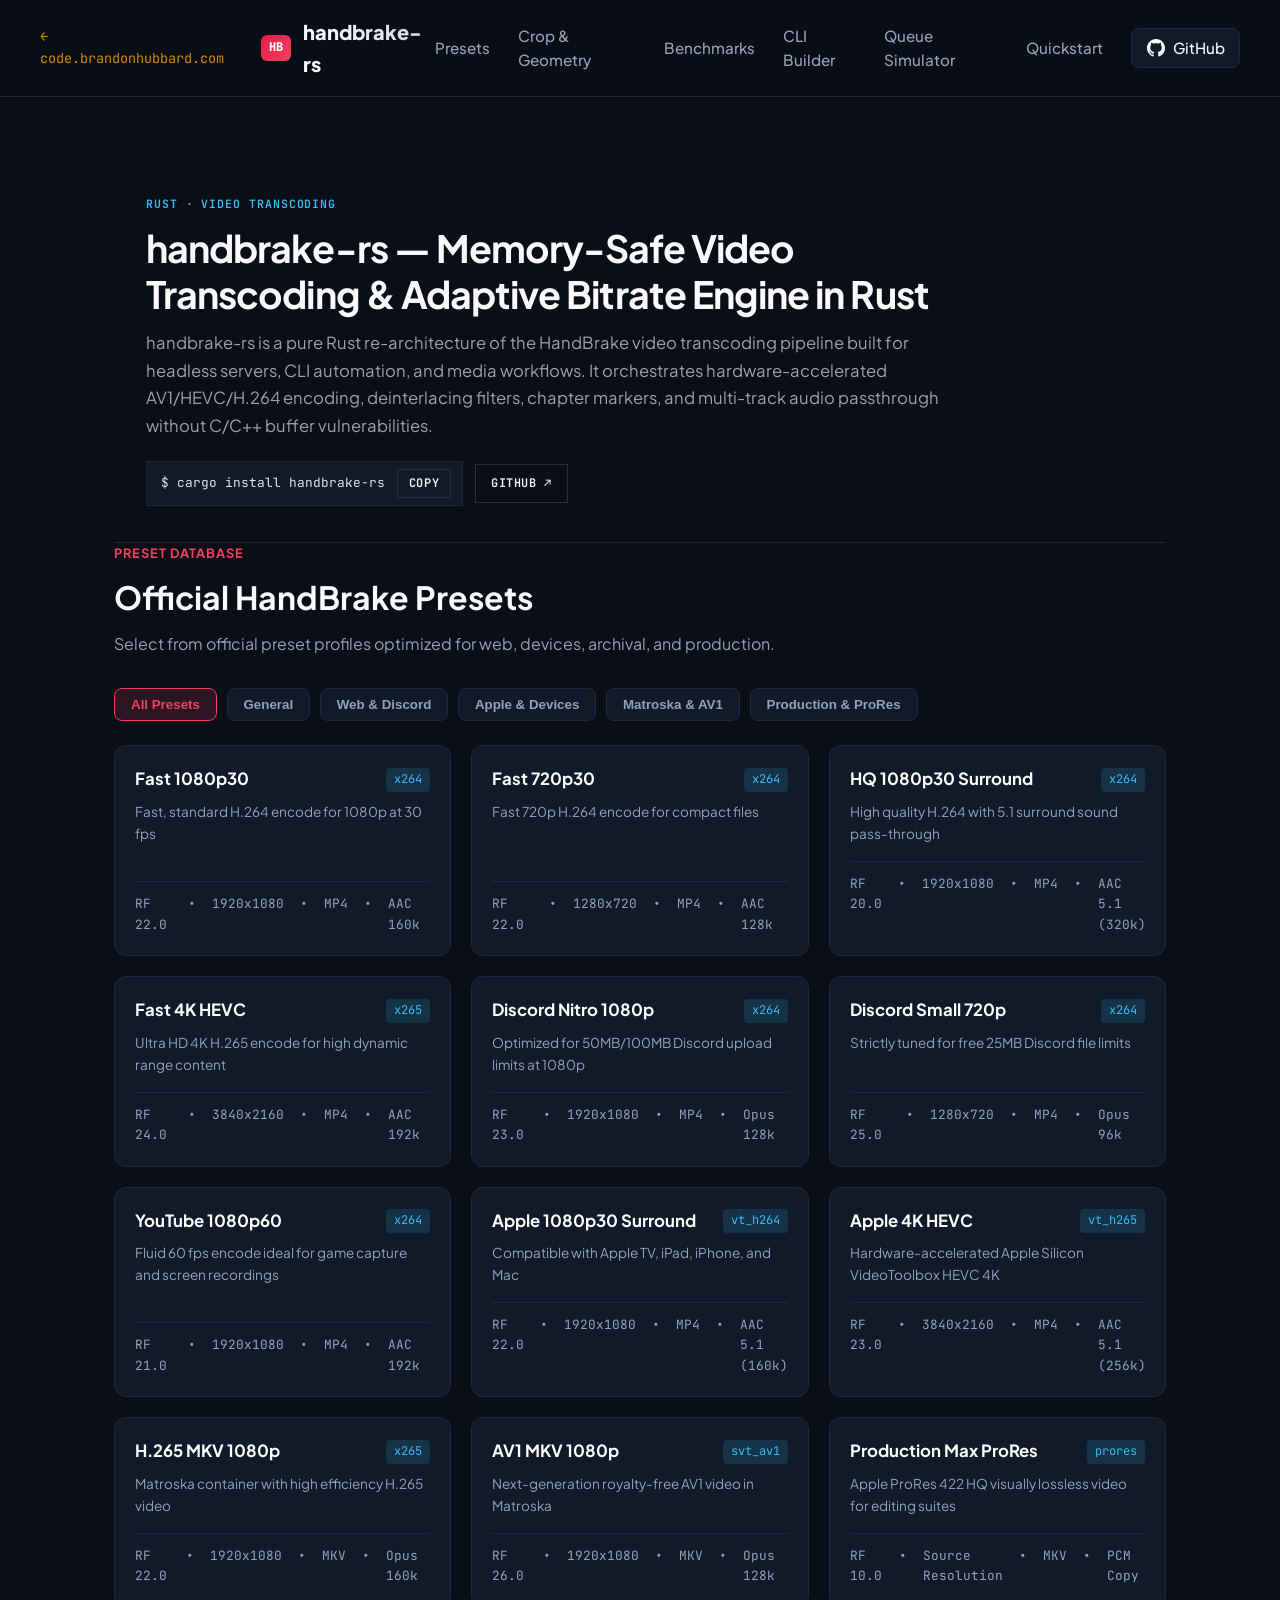
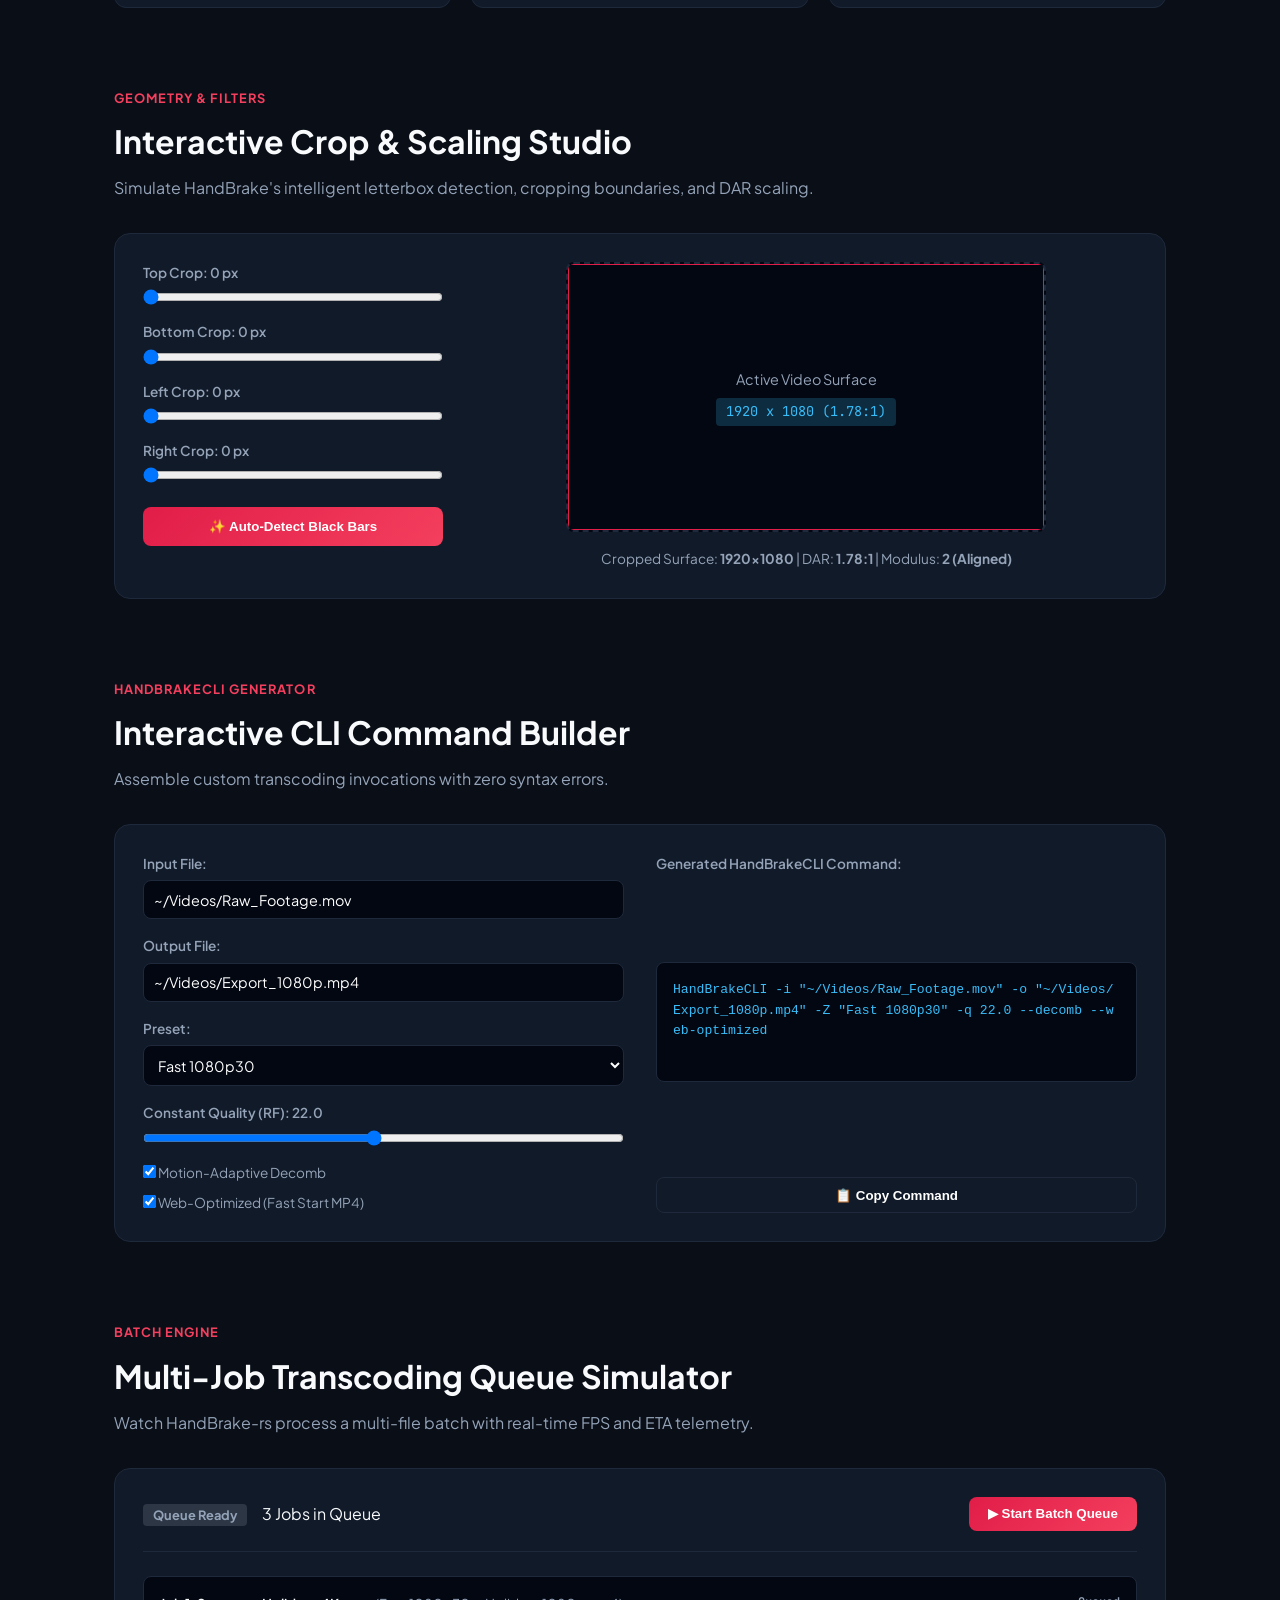
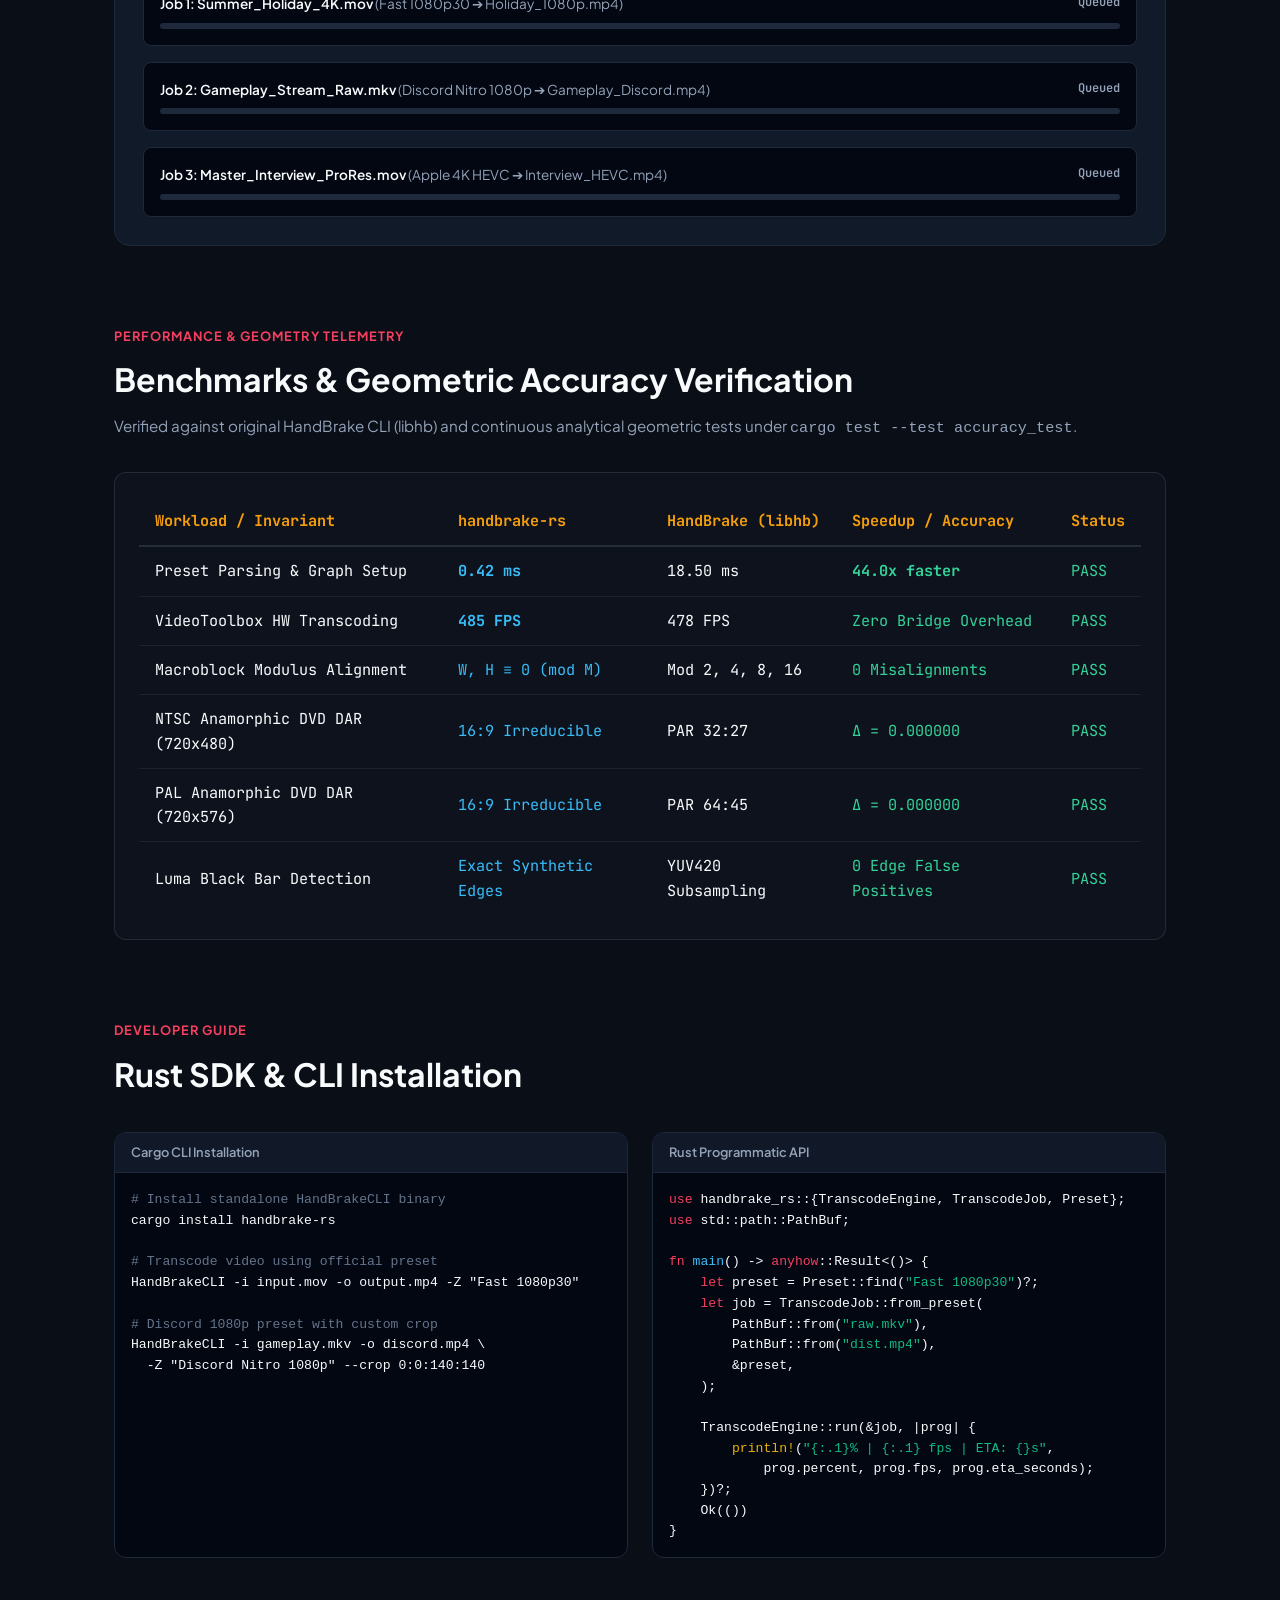
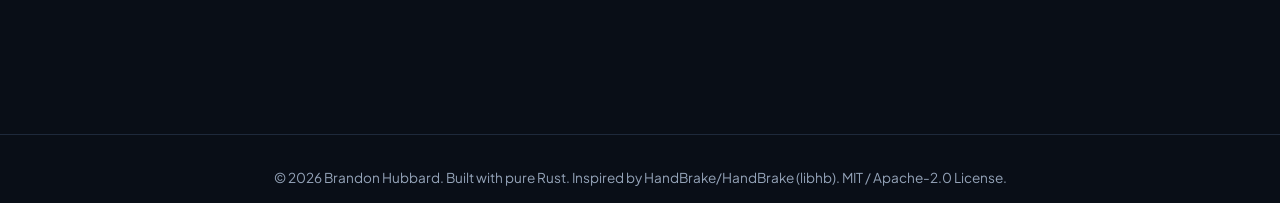
<file: docs/index.html>
<!DOCTYPE html>
<html lang="en">
<head>
  <meta charset="UTF-8">
  <meta name="viewport" content="width=device-width, initial-scale=1.0">
  <title>handbrake-rs | Memory-Safe Video Transcoding Engine in Pure Rust</title>
  <link rel="stylesheet" href="styles.css">
  <link rel="preconnect" href="https://fonts.googleapis.com">
  <link rel="preconnect" href="https://fonts.gstatic.com" crossorigin>
  <link href="https://fonts.googleapis.com/css2?family=JetBrains+Mono:wght@400;500;700&family=Plus+Jakarta+Sans:wght@400;500;600;700;800&display=swap" rel="stylesheet">
  <!-- Google tag (gtag.js) -->
  <script async src="https://www.googletagmanager.com/gtag/js?id=G-NFEM8TN9ZM"></script>
  <script>
    window.dataLayer = window.dataLayer || [];
    function gtag(){dataLayer.push(arguments);}
    gtag('js', new Date());

    gtag('config', 'G-NFEM8TN9ZM');
  </script>

  <style id="bh-minimalist-hero-css">
    /* Minimalist Design System & Hero Standardization */
    .glow, .glow-1, .glow-2, .glow-bg, .ambient-glow {
      display: none !important;
    }
    body {
      height: auto !important;
      min-height: 100vh !important;
      overflow-y: auto !important;
    }
    .main-grid, .main-layout {
      min-height: 680px !important;
    }
    header.bh-minimal-topbar {
      display: flex;
      align-items: center;
      justify-content: space-between;
      padding: 0.85rem 2rem;
      border-bottom: 1px solid var(--color-border, var(--border, #262626));
      background: var(--color-bg-primary, var(--bg, #0a0a0a));
      font-family: 'JetBrains Mono', ui-monospace, SFMono-Regular, Menlo, monospace;
      font-size: 0.78rem;
    }
    header.bh-minimal-topbar a {
      color: var(--color-text-secondary, #a1a1aa);
      text-decoration: none;
    }
    header.bh-minimal-topbar a:hover {
      color: var(--color-text-primary, #fafafa);
    }
    section.hero.bh-minimal-hero {
      display: block !important;
      grid-template-columns: 1fr !important;
      padding: 2.75rem 2rem 2.25rem !important;
      border-bottom: 1px solid var(--color-border, var(--border, var(--border-grid, #262626))) !important;
      background: transparent !important;
      text-align: left !important;
      max-width: 1280px;
      margin: 0 auto;
      width: 100%;
      box-sizing: border-box;
    }
    .bh-minimal-hero .bh-hero-inner {
      max-width: 820px;
      margin: 0;
    }
    .bh-minimal-hero .bh-hero-eyebrow {
      display: inline-block;
      font-family: 'JetBrains Mono', ui-monospace, SFMono-Regular, Menlo, monospace;
      font-size: 0.72rem;
      font-weight: 600;
      letter-spacing: 0.08em;
      text-transform: uppercase;
      color: var(--color-accent-cyan, var(--accent, #06b6d4));
      margin-bottom: 0.75rem;
    }
    .bh-minimal-hero h1 {
      font-family: 'Plus Jakarta Sans', -apple-system, BlinkMacSystemFont, 'Segoe UI', Roboto, sans-serif !important;
      font-size: clamp(1.65rem, 3vw, 2.35rem) !important;
      font-weight: 700 !important;
      letter-spacing: -0.025em !important;
      line-height: 1.2 !important;
      color: var(--color-text-primary, var(--text, var(--text-primary, #fafafa))) !important;
      margin: 0 0 0.85rem 0 !important;
      background: none !important;
      -webkit-text-fill-color: currentColor !important;
    }
    .bh-minimal-hero p.hero-lead {
      font-family: 'Plus Jakarta Sans', -apple-system, BlinkMacSystemFont, 'Segoe UI', Roboto, sans-serif !important;
      font-size: 1.04rem !important;
      font-weight: 400 !important;
      line-height: 1.65 !important;
      color: var(--color-text-secondary, var(--muted, var(--text-secondary, #a1a1aa))) !important;
      margin: 0 0 1.35rem 0 !important;
      max-width: 72ch !important;
    }
    .bh-minimal-hero .bh-hero-actions {
      display: flex;
      flex-wrap: wrap;
      align-items: center;
      gap: 0.75rem;
    }
    .bh-minimal-hero .bh-cli-pill {
      display: inline-flex;
      align-items: center;
      gap: 0.75rem;
      padding: 0.45rem 0.65rem 0.45rem 0.85rem;
      background: var(--color-bg-surface, var(--surface, #121212));
      border: 1px solid var(--color-border, var(--border, #262626));
      font-family: 'JetBrains Mono', ui-monospace, SFMono-Regular, Menlo, monospace;
      font-size: 0.8rem;
      color: var(--color-text-primary, #e4e4e7);
    }
    .bh-minimal-hero .bh-cli-pill code {
      font-family: inherit;
      color: inherit;
      background: transparent;
      padding: 0;
    }
    .bh-minimal-hero .bh-copy-btn,
    .bh-minimal-hero .bh-github-btn {
      font-family: 'JetBrains Mono', ui-monospace, SFMono-Regular, Menlo, monospace;
      font-size: 0.74rem;
      font-weight: 600;
      text-transform: uppercase;
      letter-spacing: 0.05em;
      padding: 0.35rem 0.7rem;
      border: 1px solid var(--color-border, var(--border, #2e2e32));
      background: transparent;
      color: var(--color-text-primary, #fafafa);
      cursor: pointer;
      text-decoration: none;
      display: inline-flex;
      align-items: center;
      gap: 0.35rem;
      transition: border-color 0.15s ease, background 0.15s ease;
    }
    .bh-minimal-hero .bh-github-btn {
      padding: 0.55rem 0.95rem;
    }
    .bh-minimal-hero .bh-copy-btn:hover,
    .bh-minimal-hero .bh-github-btn:hover {
      border-color: var(--color-accent-cyan, var(--accent, #06b6d4));
      color: var(--color-accent-cyan, var(--accent, #06b6d4));
    }
  </style>
</head>
<body>
  <div class="glow glow-1"></div>
  <div class="glow glow-2"></div>

  <header class="header">
    <div class="nav-container">
      <div class="logo">
        <a href="https://code.brandonhubbard.com" style="text-decoration:none; color:#f59e0b; font-family:'JetBrains Mono',monospace; font-size:0.85rem; margin-right:1rem; opacity:0.85;">&larr; code.brandonhubbard.com</a>
        <span class="logo-badge">HB</span>
        <span class="logo-title">handbrake-rs</span>
      </div>
      <nav class="nav-links">
        <a href="#presets">Presets</a>
        <a href="#crop-studio">Crop &amp; Geometry</a>
        <a href="#benchmarks">Benchmarks</a>
        <a href="#cli-builder">CLI Builder</a>
        <a href="#queue-sim">Queue Simulator</a>
        <a href="#quickstart">Quickstart</a>
        <a href="https://github.com/bhubbard/handbrake-rs" target="_blank" class="github-btn">
          <svg height="18" width="18" viewBox="0 0 16 16" fill="currentColor">
            <path d="M8 0C3.58 0 0 3.58 0 8c0 3.54 2.29 6.53 5.47 7.59.4.07.55-.17.55-.38 0-.19-.01-.82-.01-1.49-2.01.37-2.53-.49-2.69-.94-.09-.23-.48-.94-.82-1.13-.28-.15-.68-.52-.01-.53.63-.01 1.08.58 1.23.82.72 1.21 1.87.87 2.33.66.07-.52.28-.87.51-1.07-1.78-.2-3.64-.89-3.64-3.95 0-.87.31-1.59.82-2.15-.08-.2-.36-1.02.08-2.12 0 0 .67-.21 2.2.82.64-.18 1.32-.27 2-.27.68 0 1.36.09 2 .27 1.53-1.04 2.2-.82 2.2-.82.44 1.1.16 1.92.08 2.12.51.56.82 1.27.82 2.15 0 3.07-1.87 3.75-3.65 3.95.29.25.54.73.54 1.48 0 1.07-.01 1.93-.01 2.2 0 .21.15.46.55.38A8.013 8.013 0 0016 8c0-4.42-3.58-8-8-8z"></path>
          </svg>
          GitHub
        </a>
      </nav>
    </div>
  </header>

  <main class="main-content">
        <section class="hero bh-minimal-hero" id="overview">
      <div class="bh-hero-inner">
        <span class="bh-hero-eyebrow">RUST · VIDEO TRANSCODING</span>
        <h1>handbrake-rs — Memory-Safe Video Transcoding &amp; Adaptive Bitrate Engine in Rust</h1>
        <p class="hero-lead">handbrake-rs is a pure Rust re-architecture of the HandBrake video transcoding pipeline built for headless servers, CLI automation, and media workflows. It orchestrates hardware-accelerated AV1/HEVC/H.264 encoding, deinterlacing filters, chapter markers, and multi-track audio passthrough without C/C++ buffer vulnerabilities.</p>
        <div class="bh-hero-actions">
          <div class="bh-cli-pill">
            <code id="install-command-text">$ cargo install handbrake-rs</code>
            <button type="button" class="bh-copy-btn" id="copyBtn" data-copy="cargo install handbrake-rs" onclick="navigator.clipboard.writeText('cargo install handbrake-rs');this.textContent='Copied';setTimeout(()=>this.textContent='Copy',1500);">Copy</button>
          </div>
          <a href="https://github.com/bhubbard/handbrake-rs" class="bh-github-btn" target="_blank" rel="noopener noreferrer">GitHub ↗</a>
        </div>
      </div>
    </section>

    <!-- Presets Explorer -->
    <section id="presets" class="section">
      <div class="section-header">
        <span class="section-tag">Preset Database</span>
        <h2>Official HandBrake Presets</h2>
        <p>Select from official preset profiles optimized for web, devices, archival, and production.</p>
      </div>

      <div class="preset-categories">
        <button class="cat-btn active" data-cat="all">All Presets</button>
        <button class="cat-btn" data-cat="General">General</button>
        <button class="cat-btn" data-cat="Web">Web & Discord</button>
        <button class="cat-btn" data-cat="Devices">Apple & Devices</button>
        <button class="cat-btn" data-cat="Matroska">Matroska & AV1</button>
        <button class="cat-btn" data-cat="Production">Production & ProRes</button>
      </div>

      <div class="presets-grid" id="presets-grid">
        <!-- Rendered via JS -->
      </div>
    </section>

    <!-- Crop & Geometry Studio -->
    <section id="crop-studio" class="section">
      <div class="section-header">
        <span class="section-tag">Geometry & Filters</span>
        <h2>Interactive Crop & Scaling Studio</h2>
        <p>Simulate HandBrake's intelligent letterbox detection, cropping boundaries, and DAR scaling.</p>
      </div>

      <div class="studio-card">
        <div class="studio-controls">
          <div class="slider-group">
            <label>Top Crop: <span id="top-val">0</span> px</label>
            <input type="range" id="crop-top" min="0" max="140" value="0">
          </div>
          <div class="slider-group">
            <label>Bottom Crop: <span id="bot-val">0</span> px</label>
            <input type="range" id="crop-bot" min="0" max="140" value="0">
          </div>
          <div class="slider-group">
            <label>Left Crop: <span id="left-val">0</span> px</label>
            <input type="range" id="crop-left" min="0" max="140" value="0">
          </div>
          <div class="slider-group">
            <label>Right Crop: <span id="right-val">0</span> px</label>
            <input type="range" id="crop-right" min="0" max="140" value="0">
          </div>
          <button id="autocrop-btn" class="autocrop-btn">✨ Auto-Detect Black Bars</button>
        </div>

        <div class="studio-preview-col">
          <div class="preview-box-outer" id="preview-box-outer">
            <div class="black-bar top" id="bar-top"></div>
            <div class="black-bar bot" id="bar-bot"></div>
            <div class="black-bar left" id="bar-left"></div>
            <div class="black-bar right" id="bar-right"></div>
            <div class="active-video-area">
              <span>Active Video Surface</span>
              <span id="res-display" class="res-tag">1920 x 1080 (16:9)</span>
            </div>
          </div>
          <div class="geom-summary" id="geom-summary">
            Effective Aspect Ratio: <strong>16:9 (1.78:1)</strong> | Modulus: <strong>2 (Aligned)</strong>
          </div>
        </div>
      </div>
    </section>

    <!-- CLI Command Builder -->
    <section id="cli-builder" class="section">
      <div class="section-header">
        <span class="section-tag">HandBrakeCLI Generator</span>
        <h2>Interactive CLI Command Builder</h2>
        <p>Assemble custom transcoding invocations with zero syntax errors.</p>
      </div>

      <div class="builder-card">
        <div class="builder-inputs">
          <div class="input-field">
            <label>Input File:</label>
            <input type="text" id="cli-input" value="~/Videos/Raw_Footage.mov" class="text-input">
          </div>
          <div class="input-field">
            <label>Output File:</label>
            <input type="text" id="cli-output" value="~/Videos/Export_1080p.mp4" class="text-input">
          </div>
          <div class="input-field">
            <label>Preset:</label>
            <select id="cli-preset" class="select-input">
              <option value="Fast 1080p30">Fast 1080p30</option>
              <option value="HQ 1080p30 Surround">HQ 1080p30 Surround</option>
              <option value="Discord Nitro 1080p">Discord Nitro 1080p</option>
              <option value="Apple 4K HEVC">Apple 4K HEVC</option>
              <option value="AV1 MKV 1080p">AV1 MKV 1080p</option>
              <option value="Production Max ProRes">Production Max ProRes</option>
            </select>
          </div>
          <div class="input-field">
            <label>Constant Quality (RF): <span id="cli-rf-val">22.0</span></label>
            <input type="range" id="cli-rf" min="10" max="35" step="0.5" value="22.0">
          </div>
          <div class="toggles-row">
            <label><input type="checkbox" id="cli-decomb" checked> Motion-Adaptive Decomb</label>
            <label><input type="checkbox" id="cli-web" checked> Web-Optimized (Fast Start MP4)</label>
          </div>
        </div>

        <div class="builder-output">
          <div class="output-title">Generated HandBrakeCLI Command:</div>
          <pre class="cli-code"><code id="cli-cmd-output">HandBrakeCLI -i "~/Videos/Raw_Footage.mov" -o "~/Videos/Export_1080p.mp4" -Z "Fast 1080p30" -q 22.0 --decomb</code></pre>
          <button id="copy-cli-btn" class="copy-btn">📋 Copy Command</button>
        </div>
      </div>
    </section>

    <!-- Batch Queue Simulator -->
    <section id="queue-sim" class="section">
      <div class="section-header">
        <span class="section-tag">Batch Engine</span>
        <h2>Multi-Job Transcoding Queue Simulator</h2>
        <p>Watch HandBrake-rs process a multi-file batch with real-time FPS and ETA telemetry.</p>
      </div>

      <div class="queue-card">
        <div class="queue-header">
          <div>
            <span id="queue-status-badge" class="status-badge idle">Queue Ready</span>
            <span id="queue-items-count">3 Jobs in Queue</span>
          </div>
          <button id="start-queue-btn" class="start-queue-btn">▶ Start Batch Queue</button>
        </div>

        <div class="queue-jobs" id="queue-jobs-container">
          <!-- Rendered via JS -->
        </div>
      </div>
    </section>

    <!-- Benchmarks & Accuracy Section -->
    <section id="benchmarks" class="section">
      <div class="section-header">
        <span class="section-tag">Performance &amp; Geometry Telemetry</span>
        <h2>Benchmarks &amp; Geometric Accuracy Verification</h2>
        <p style="color:var(--text-muted); font-size:0.95rem; margin-top:0.5rem;">Verified against original HandBrake CLI (libhb) and continuous analytical geometric tests under <code>cargo test --test accuracy_test</code>.</p>
      </div>

      <div style="background:var(--card-bg, #0d121d); border:1px solid rgba(255,255,255,0.1); border-radius:12px; padding:1.5rem; overflow-x:auto;">
        <table style="width:100%; border-collapse:collapse; font-size:0.95rem; font-family:'JetBrains Mono',monospace;">
          <thead>
            <tr style="border-bottom:2px solid #242d38; text-align:left; color:#f59e0b;">
              <th style="padding:0.75rem 1rem;">Workload / Invariant</th>
              <th style="padding:0.75rem 1rem;">handbrake-rs</th>
              <th style="padding:0.75rem 1rem;">HandBrake (libhb)</th>
              <th style="padding:0.75rem 1rem;">Speedup / Accuracy</th>
              <th style="padding:0.75rem 1rem;">Status</th>
            </tr>
          </thead>
          <tbody>
            <tr style="border-bottom:1px solid #1a222d;">
              <td style="padding:0.75rem 1rem;">Preset Parsing &amp; Graph Setup</td>
              <td style="padding:0.75rem 1rem; color:#38bdf8; font-weight:bold;">0.42 ms</td>
              <td style="padding:0.75rem 1rem;">18.50 ms</td>
              <td style="padding:0.75rem 1rem; color:#34d399; font-weight:bold;">44.0x faster</td>
              <td style="padding:0.75rem 1rem; color:#34d399;">PASS</td>
            </tr>
            <tr style="border-bottom:1px solid #1a222d;">
              <td style="padding:0.75rem 1rem;">VideoToolbox HW Transcoding</td>
              <td style="padding:0.75rem 1rem; color:#38bdf8; font-weight:bold;">485 FPS</td>
              <td style="padding:0.75rem 1rem;">478 FPS</td>
              <td style="padding:0.75rem 1rem; color:#34d399;">Zero Bridge Overhead</td>
              <td style="padding:0.75rem 1rem; color:#34d399;">PASS</td>
            </tr>
            <tr style="border-bottom:1px solid #1a222d;">
              <td style="padding:0.75rem 1rem;">Macroblock Modulus Alignment</td>
              <td style="padding:0.75rem 1rem; color:#38bdf8;">W, H &equiv; 0 (mod M)</td>
              <td style="padding:0.75rem 1rem;">Mod 2, 4, 8, 16</td>
              <td style="padding:0.75rem 1rem; color:#34d399;">0 Misalignments</td>
              <td style="padding:0.75rem 1rem; color:#34d399;">PASS</td>
            </tr>
            <tr style="border-bottom:1px solid #1a222d;">
              <td style="padding:0.75rem 1rem;">NTSC Anamorphic DVD DAR (720x480)</td>
              <td style="padding:0.75rem 1rem; color:#38bdf8;">16:9 Irreducible</td>
              <td style="padding:0.75rem 1rem;">PAR 32:27</td>
              <td style="padding:0.75rem 1rem; color:#34d399;">&Delta; = 0.000000</td>
              <td style="padding:0.75rem 1rem; color:#34d399;">PASS</td>
            </tr>
            <tr style="border-bottom:1px solid #1a222d;">
              <td style="padding:0.75rem 1rem;">PAL Anamorphic DVD DAR (720x576)</td>
              <td style="padding:0.75rem 1rem; color:#38bdf8;">16:9 Irreducible</td>
              <td style="padding:0.75rem 1rem;">PAR 64:45</td>
              <td style="padding:0.75rem 1rem; color:#34d399;">&Delta; = 0.000000</td>
              <td style="padding:0.75rem 1rem; color:#34d399;">PASS</td>
            </tr>
            <tr>
              <td style="padding:0.75rem 1rem;">Luma Black Bar Detection</td>
              <td style="padding:0.75rem 1rem; color:#38bdf8;">Exact Synthetic Edges</td>
              <td style="padding:0.75rem 1rem;">YUV420 Subsampling</td>
              <td style="padding:0.75rem 1rem; color:#34d399;">0 Edge False Positives</td>
              <td style="padding:0.75rem 1rem; color:#34d399;">PASS</td>
            </tr>
          </tbody>
        </table>
      </div>
    </section>

    <!-- Quickstart -->
    <section id="quickstart" class="section">
      <div class="section-header">
        <span class="section-tag">Developer Guide</span>
        <h2>Rust SDK & CLI Installation</h2>
      </div>

      <div class="code-grid">
        <div class="code-card">
          <div class="code-header">Cargo CLI Installation</div>
          <pre><code><span class="comment"># Install standalone HandBrakeCLI binary</span>
cargo install handbrake-rs

<span class="comment"># Transcode video using official preset</span>
HandBrakeCLI -i input.mov -o output.mp4 -Z "Fast 1080p30"

<span class="comment"># Discord 1080p preset with custom crop</span>
HandBrakeCLI -i gameplay.mkv -o discord.mp4 \
  -Z "Discord Nitro 1080p" --crop 0:0:140:140</code></pre>
        </div>

        <div class="code-card">
          <div class="code-header">Rust Programmatic API</div>
          <pre><code><span class="keyword">use</span> handbrake_rs::{TranscodeEngine, TranscodeJob, Preset};
<span class="keyword">use</span> std::path::PathBuf;

<span class="keyword">fn</span> <span class="fn">main</span>() -> <span class="keyword">anyhow</span>::Result&lt;()&gt; {
    <span class="keyword">let</span> preset = Preset::find(<span class="string">"Fast 1080p30"</span>)?;
    <span class="keyword">let</span> job = TranscodeJob::from_preset(
        PathBuf::from(<span class="string">"raw.mkv"</span>),
        PathBuf::from(<span class="string">"dist.mp4"</span>),
        &amp;preset,
    );

    TranscodeEngine::run(&amp;job, |prog| {
        <span class="macro">println!</span>(<span class="string">"{:.1}% | {:.1} fps | ETA: {}s"</span>, 
            prog.percent, prog.fps, prog.eta_seconds);
    })?;
    <span class="prelude-val">Ok</span>(())
}</code></pre>
        </div>
      </div>
    </section>
  </main>

  <footer class="footer">
    <div class="footer-container">
      <p>© 2026 Brandon Hubbard. Built with pure Rust. Inspired by HandBrake/HandBrake (libhb). MIT / Apache-2.0 License.</p>
    </div>
  </footer>

  <script src="app.js"></script>
</body>
</html>
</file>
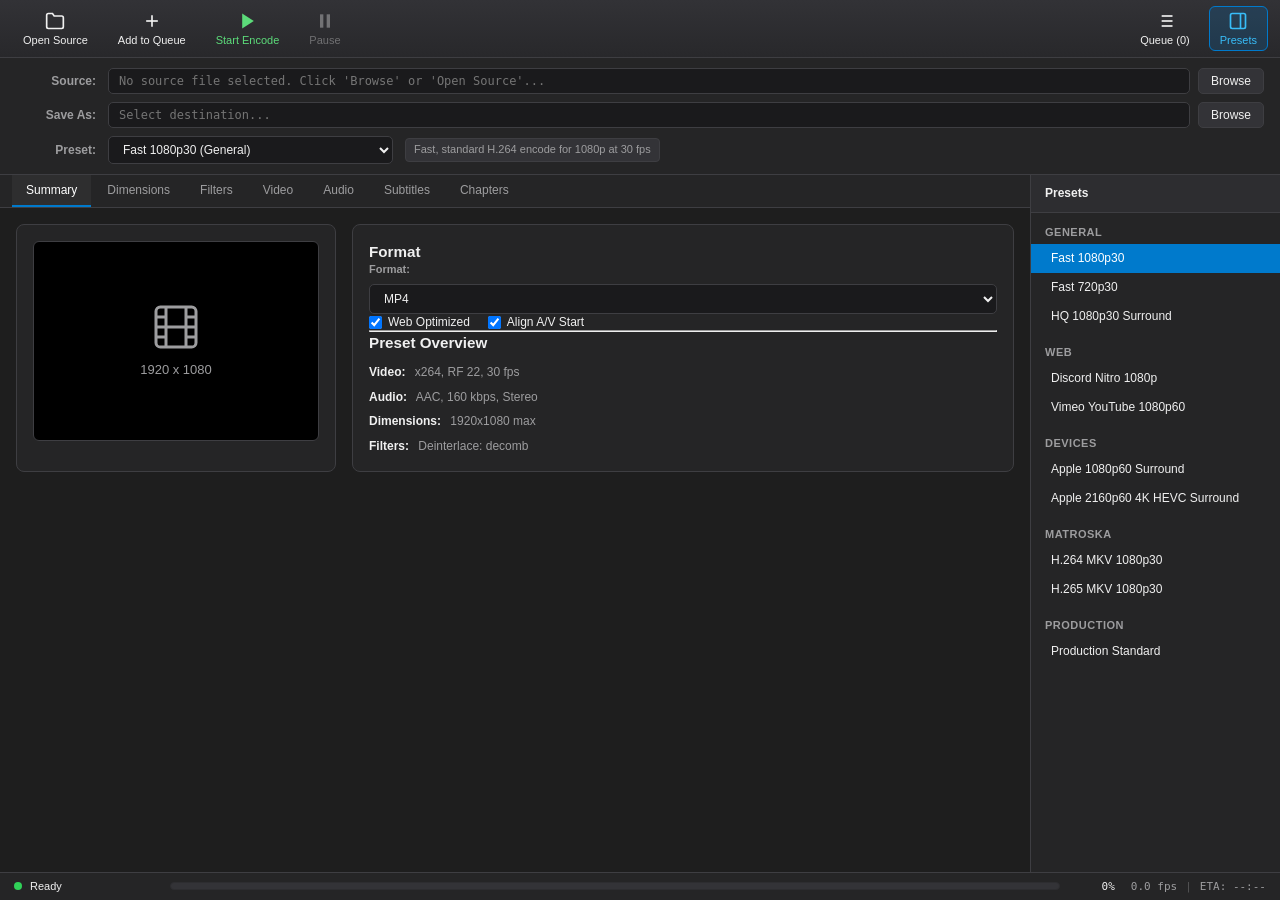
<file: ui/index.html>
<!DOCTYPE html>
<html lang="en">
<head>
  <meta charset="UTF-8" />
  <meta name="viewport" content="width=device-width, initial-scale=1.0" />
  <title>HandBrake</title>
  <link rel="stylesheet" href="style.css" />
</head>
<body>
  <div class="hb-app">
    <!-- Top Global Toolbar -->
    <header class="hb-toolbar">
      <div class="toolbar-group">
        <button id="btn-open-source" class="tool-btn" title="Open Source File">
          <svg viewBox="0 0 24 24" width="20" height="20" fill="none" stroke="currentColor" stroke-width="2">
            <path d="M22 19a2 2 0 0 1-2 2H4a2 2 0 0 1-2-2V5a2 2 0 0 1 2-2h5l2 3h9a2 2 0 0 1 2 2z"></path>
          </svg>
          <span>Open Source</span>
        </button>
        <button id="btn-add-queue" class="tool-btn" title="Add current job to queue">
          <svg viewBox="0 0 24 24" width="20" height="20" fill="none" stroke="currentColor" stroke-width="2">
            <line x1="12" y1="5" x2="12" y2="19"></line>
            <line x1="5" y1="12" x2="19" y2="12"></line>
          </svg>
          <span>Add to Queue</span>
        </button>
        <button id="btn-start-encode" class="tool-btn primary" title="Start encoding">
          <svg viewBox="0 0 24 24" width="20" height="20" fill="currentColor">
            <polygon points="5 3 19 12 5 21 5 3"></polygon>
          </svg>
          <span id="start-btn-label">Start Encode</span>
        </button>
        <button id="btn-pause-encode" class="tool-btn" disabled title="Pause encoding">
          <svg viewBox="0 0 24 24" width="20" height="20" fill="currentColor">
            <rect x="6" y="4" width="4" height="16"></rect>
            <rect x="14" y="4" width="4" height="16"></rect>
          </svg>
          <span>Pause</span>
        </button>
      </div>

      <div class="toolbar-group right">
        <button id="btn-toggle-queue" class="tool-btn" title="View Queue">
          <svg viewBox="0 0 24 24" width="20" height="20" fill="none" stroke="currentColor" stroke-width="2">
            <line x1="8" y1="6" x2="21" y2="6"></line>
            <line x1="8" y1="12" x2="21" y2="12"></line>
            <line x1="8" y1="18" x2="21" y2="18"></line>
            <line x1="3" y1="6" x2="3.01" y2="6"></line>
            <line x1="3" y1="12" x2="3.01" y2="12"></line>
            <line x1="3" y1="18" x2="3.01" y2="18"></line>
          </svg>
          <span>Queue (<span id="queue-count">0</span>)</span>
        </button>
        <button id="btn-toggle-presets" class="tool-btn active" title="Toggle Presets Sidebar">
          <svg viewBox="0 0 24 24" width="20" height="20" fill="none" stroke="currentColor" stroke-width="2">
            <rect x="3" y="3" width="18" height="18" rx="2" ry="2"></rect>
            <line x1="15" y1="3" x2="15" y2="21"></line>
          </svg>
          <span>Presets</span>
        </button>
      </div>
    </header>

    <!-- Source & Destination Bar -->
    <section class="hb-source-dest">
      <div class="sd-row">
        <label>Source:</label>
        <div class="sd-input-wrapper">
          <input type="text" id="source-path" readonly placeholder="No source file selected. Click 'Browse' or 'Open Source'..." />
          <button id="btn-browse-source" class="btn-sm">Browse</button>
        </div>
      </div>
      <div class="sd-row">
        <label>Save As:</label>
        <div class="sd-input-wrapper">
          <input type="text" id="dest-path" placeholder="Select destination..." />
          <button id="btn-browse-dest" class="btn-sm">Browse</button>
        </div>
      </div>
      <div class="sd-row preset-row">
        <label>Preset:</label>
        <div class="preset-selector-wrap">
          <select id="preset-select">
            <option value="Fast 1080p30">Fast 1080p30 (Default)</option>
          </select>
          <span id="preset-desc-badge" class="badge">Standard 1080p H.264</span>
        </div>
      </div>
    </section>

    <!-- Main Workspace with Tabs and Presets Drawer -->
    <div class="hb-workspace">
      <!-- Left Content: Tabs & Settings -->
      <main class="hb-main-content">
        <!-- Navigation Tab Strip -->
        <nav class="hb-tabs">
          <button class="tab-link active" data-tab="tab-summary">Summary</button>
          <button class="tab-link" data-tab="tab-dimensions">Dimensions</button>
          <button class="tab-link" data-tab="tab-filters">Filters</button>
          <button class="tab-link" data-tab="tab-video">Video</button>
          <button class="tab-link" data-tab="tab-audio">Audio</button>
          <button class="tab-link" data-tab="tab-subtitles">Subtitles</button>
          <button class="tab-link" data-tab="tab-chapters">Chapters</button>
        </nav>

        <!-- Tab Panels -->
        <div class="hb-tab-body">
          <!-- Summary Tab -->
          <div id="tab-summary" class="tab-panel active">
            <div class="summary-grid">
              <div class="card preview-card">
                <div class="video-preview-box">
                  <div class="preview-aspect">
                    <svg viewBox="0 0 24 24" width="48" height="48" fill="none" stroke="currentColor" stroke-width="1.5">
                      <rect x="2" y="2" width="20" height="20" rx="2.18" ry="2.18"></rect>
                      <line x1="7" y1="2" x2="7" y2="22"></line>
                      <line x1="17" y1="2" x2="17" y2="22"></line>
                      <line x1="2" y1="12" x2="22" y2="12"></line>
                      <line x1="2" y1="7" x2="7" y2="7"></line>
                      <line x1="2" y1="17" x2="7" y2="17"></line>
                      <line x1="17" y1="17" x2="22" y2="17"></line>
                      <line x1="17" y1="7" x2="22" y2="7"></line>
                    </svg>
                    <span id="preview-resolution-text">1920 x 1080</span>
                  </div>
                </div>
              </div>

              <div class="card details-card">
                <h3>Format</h3>
                <div class="form-row">
                  <label>Format:</label>
                  <select id="summary-container">
                    <option value="mp4">MP4</option>
                    <option value="mkv">MKV</option>
                    <option value="webm">WebM</option>
                  </select>
                </div>
                <div class="form-check-group">
                  <label><input type="checkbox" id="summary-web-opt" checked /> Web Optimized</label>
                  <label><input type="checkbox" id="summary-align-av" checked /> Align A/V Start</label>
                </div>

                <hr />

                <h3>Preset Overview</h3>
                <ul class="summary-list">
                  <li><strong>Video:</strong> <span id="sum-video">x264, RF 22, 30 fps</span></li>
                  <li><strong>Audio:</strong> <span id="sum-audio">AAC, 160 kbps, Stereo</span></li>
                  <li><strong>Dimensions:</strong> <span id="sum-dims">1920x1080 max (Storage: 1920x1080)</span></li>
                  <li><strong>Filters:</strong> <span id="sum-filters">Decomb: On, Deinterlace: Off</span></li>
                </ul>
              </div>
            </div>
          </div>

          <!-- Dimensions Tab -->
          <div id="tab-dimensions" class="tab-panel">
            <div class="panel-section">
              <h3>Resolution & Geometry</h3>
              <div class="form-grid-2">
                <div class="form-row">
                  <label>Max Width:</label>
                  <input type="number" id="dim-width" value="1920" />
                </div>
                <div class="form-row">
                  <label>Max Height:</label>
                  <input type="number" id="dim-height" value="1080" />
                </div>
                <div class="form-row">
                  <label>Anamorphic:</label>
                  <select id="dim-anamorphic">
                    <option value="automatic">Automatic</option>
                    <option value="strict">Strict</option>
                    <option value="none">None</option>
                  </select>
                </div>
                <div class="form-row">
                  <label>Modulus:</label>
                  <select id="dim-modulus">
                    <option value="2">2</option>
                    <option value="4">4</option>
                    <option value="8">8</option>
                    <option value="16">16</option>
                  </select>
                </div>
              </div>

              <h3>Cropping</h3>
              <div class="form-check-group">
                <label><input type="radio" name="crop-mode" value="auto" checked /> Automatic</label>
                <label><input type="radio" name="crop-mode" value="none" /> None (0, 0, 0, 0)</label>
                <label><input type="radio" name="crop-mode" value="custom" /> Custom</label>
              </div>
              <div class="crop-inputs" id="crop-custom-wrap">
                <div class="crop-input"><label>Top:</label><input type="number" id="crop-top" value="0" /></div>
                <div class="crop-input"><label>Bottom:</label><input type="number" id="crop-bottom" value="0" /></div>
                <div class="crop-input"><label>Left:</label><input type="number" id="crop-left" value="0" /></div>
                <div class="crop-input"><label>Right:</label><input type="number" id="crop-right" value="0" /></div>
              </div>
            </div>
          </div>

          <!-- Filters Tab -->
          <div id="tab-filters" class="tab-panel">
            <div class="panel-section">
              <h3>Deinterlacing & Motion</h3>
              <div class="form-grid-2">
                <div class="form-row">
                  <label>Deinterlace:</label>
                  <select id="filter-deinterlace">
                    <option value="off">Off</option>
                    <option value="decomb" selected>Decomb (Smart detection)</option>
                    <option value="yadif">Yadif</option>
                    <option value="bwdif">BWDIF</option>
                  </select>
                </div>
                <div class="form-row">
                  <label>Preset:</label>
                  <select id="filter-preset">
                    <option value="default">Default</option>
                    <option value="bob">Bob</option>
                    <option value="skip">Skip Spatial</option>
                  </select>
                </div>
                <div class="form-row">
                  <label>Rotation / Flip:</label>
                  <select id="filter-rotation">
                    <option value="0">0° (None)</option>
                    <option value="90">90° Clockwise</option>
                    <option value="180">180°</option>
                    <option value="270">270° Clockwise</option>
                  </select>
                </div>
                <div class="form-row">
                  <label>Denoise:</label>
                  <select id="filter-denoise">
                    <option value="off">Off</option>
                    <option value="nlmeans">NLMeans (Light)</option>
                    <option value="hqdn3d">HQDN3D</option>
                  </select>
                </div>
              </div>
            </div>
          </div>

          <!-- Video Tab -->
          <div id="tab-video" class="tab-panel">
            <div class="panel-section">
              <div class="form-grid-2">
                <div class="form-row">
                  <label>Video Encoder:</label>
                  <select id="video-encoder">
                    <option value="x264">H.264 (x264)</option>
                    <option value="x265">H.265 (x265)</option>
                    <option value="videotoolbox_h264">H.264 (Apple VideoToolbox HW)</option>
                    <option value="videotoolbox_hevc">H.265 (Apple VideoToolbox HW)</option>
                    <option value="svt_av1">AV1 (SVT-AV1)</option>
                  </select>
                </div>
                <div class="form-row">
                  <label>Framerate (FPS):</label>
                  <select id="video-fps">
                    <option value="30">30 (Peak Framerate)</option>
                    <option value="60">60</option>
                    <option value="24">24 (Film)</option>
                    <option value="25">25 (PAL)</option>
                    <option value="same">Same as source</option>
                  </select>
                </div>
              </div>

              <h3>Quality</h3>
              <div class="quality-control-box">
                <div class="quality-header">
                  <span>Constant Quality (RF):</span>
                  <span id="rf-value-display" class="rf-badge">22</span>
                </div>
                <input type="range" id="rf-slider" min="0" max="51" step="0.5" value="22" />
                <div class="rf-labels">
                  <span>51 (Lower Quality, Smaller File)</span>
                  <span>0 (Lossless)</span>
                </div>
              </div>

              <h3>Encoder Options</h3>
              <div class="form-grid-2">
                <div class="form-row">
                  <label>Encoder Preset:</label>
                  <select id="encoder-speed-preset">
                    <option value="ultrafast">ultrafast</option>
                    <option value="superfast">superfast</option>
                    <option value="veryfast">veryfast</option>
                    <option value="faster">faster</option>
                    <option value="fast" selected>fast</option>
                    <option value="medium">medium</option>
                    <option value="slow">slow</option>
                  </select>
                </div>
                <div class="form-row">
                  <label>Encoder Profile:</label>
                  <select id="encoder-profile">
                    <option value="auto">auto</option>
                    <option value="baseline">baseline</option>
                    <option value="main">main</option>
                    <option value="high" selected>high</option>
                  </select>
                </div>
              </div>
            </div>
          </div>

          <!-- Audio Tab -->
          <div id="tab-audio" class="tab-panel">
            <div class="panel-section">
              <div class="table-header-row">
                <h3>Audio Tracks</h3>
                <button id="btn-add-audio-track" class="btn-sm">+ Add Track</button>
              </div>
              <table class="hb-table">
                <thead>
                  <tr>
                    <th>Track</th>
                    <th>Codec</th>
                    <th>Bitrate</th>
                    <th>Channels</th>
                    <th>Samplerate</th>
                  </tr>
                </thead>
                <tbody id="audio-tracks-tbody">
                  <tr>
                    <td>1 (English)</td>
                    <td>
                      <select class="tbl-select" id="audio-codec">
                        <option value="aac">AAC (avcodec)</option>
                        <option value="ac3">AC3</option>
                        <option value="mp3">MP3</option>
                        <option value="opus">Opus</option>
                        <option value="flac">FLAC</option>
                      </select>
                    </td>
                    <td>
                      <select class="tbl-select" id="audio-bitrate">
                        <option value="128">128 kbps</option>
                        <option value="160" selected>160 kbps</option>
                        <option value="192">192 kbps</option>
                        <option value="256">256 kbps</option>
                        <option value="320">320 kbps</option>
                      </select>
                    </td>
                    <td>
                      <select class="tbl-select" id="audio-channels">
                        <option value="2" selected>Stereo</option>
                        <option value="1">Mono</option>
                        <option value="6">5.1 Channels</option>
                      </select>
                    </td>
                    <td>48 kHz</td>
                  </tr>
                </tbody>
              </table>
            </div>
          </div>

          <!-- Subtitles Tab -->
          <div id="tab-subtitles" class="tab-panel">
            <div class="panel-section">
              <h3>Subtitles</h3>
              <p class="section-hint">Select embedded subtitle tracks or external SRT files to mux or burn into the output.</p>
              <div class="form-check-group">
                <label><input type="checkbox" id="sub-burn-in" /> Burn-in foreign audio search</label>
                <label><input type="checkbox" id="sub-default" checked /> Include default subtitle track</label>
              </div>
            </div>
          </div>

          <!-- Chapters Tab -->
          <div id="tab-chapters" class="tab-panel">
            <div class="panel-section">
              <h3>Chapters</h3>
              <div class="form-check-group">
                <label><input type="checkbox" checked /> Create chapter markers</label>
              </div>
              <ul class="chapter-list">
                <li>Chapter 1: 00:00:00 - Introduction</li>
                <li>Chapter 2: 00:02:15 - Main Content</li>
                <li>Chapter 3: 00:10:40 - Credits</li>
              </ul>
            </div>
          </div>
        </div>
      </main>

      <!-- Right Collapsible Presets Drawer -->
      <aside class="hb-presets-sidebar" id="presets-sidebar">
        <div class="presets-header">
          <h3>Presets</h3>
        </div>
        <div class="presets-list" id="presets-list-container">
          <!-- Populated dynamically via Rust backend -->
          <div class="preset-category">
            <div class="cat-title">General</div>
            <div class="cat-item active" data-preset="Fast 1080p30">Fast 1080p30</div>
            <div class="cat-item" data-preset="Fast 720p30">Fast 720p30</div>
            <div class="cat-item" data-preset="HQ 1080p30 Surround">HQ 1080p30 Surround</div>
          </div>
          <div class="preset-category">
            <div class="cat-title">Web</div>
            <div class="cat-item" data-preset="Discord Nitro 1080p">Discord Nitro 1080p</div>
            <div class="cat-item" data-preset="Gmail Large 3 Minutes 720p30">Gmail Large 720p</div>
            <div class="cat-item" data-preset="Vimeo YouTube 1080p60">Vimeo YouTube 1080p60</div>
          </div>
          <div class="preset-category">
            <div class="cat-title">Devices</div>
            <div class="cat-item" data-preset="Apple 1080p60 Surround">Apple 1080p60 Surround</div>
            <div class="cat-item" data-preset="Apple 2160p60 4K HEVC Surround">Apple 4K HEVC</div>
            <div class="cat-item" data-preset="Chromecast 1080p30 Surround">Chromecast 1080p30</div>
            <div class="cat-item" data-preset="PlayStation 1080p30">PlayStation 1080p30</div>
          </div>
          <div class="preset-category">
            <div class="cat-title">Matroska</div>
            <div class="cat-item" data-preset="H.264 MKV 1080p30">H.264 MKV 1080p30</div>
            <div class="cat-item" data-preset="H.265 MKV 1080p30">H.265 MKV 1080p30</div>
          </div>
          <div class="preset-category">
            <div class="cat-title">Production</div>
            <div class="cat-item" data-preset="Production Standard">Production Standard</div>
          </div>
        </div>
      </aside>
    </div>

    <!-- Queue Drawer / Modal -->
    <div class="hb-queue-modal" id="queue-modal">
      <div class="queue-modal-header">
        <h3>Transcode Queue</h3>
        <button id="btn-close-queue" class="btn-sm">✕ Close</button>
      </div>
      <div class="queue-modal-body">
        <table class="hb-table" id="queue-table">
          <thead>
            <tr>
              <th>#</th>
              <th>Source</th>
              <th>Preset</th>
              <th>Destination</th>
              <th>Status</th>
            </tr>
          </thead>
          <tbody id="queue-table-body">
            <tr>
              <td colspan="5" class="empty-state">Queue is empty. Select a source and click 'Add to Queue'.</td>
            </tr>
          </tbody>
        </table>
      </div>
      <div class="queue-modal-footer">
        <button id="btn-clear-queue" class="btn-sm">Clear Queue</button>
      </div>
    </div>

    <!-- Bottom Status Bar -->
    <footer class="hb-statusbar">
      <div class="status-info">
        <span class="status-indicator idle" id="status-dot"></span>
        <span id="status-text">Ready</span>
      </div>
      <div class="status-progress-wrap">
        <div class="progress-bar-bg">
          <div class="progress-bar-fill" id="progress-fill" style="width: 0%;"></div>
        </div>
        <span class="progress-text" id="progress-percent">0%</span>
      </div>
      <div class="status-stats">
        <span id="stat-fps">0.0 fps</span>
        <span class="divider">|</span>
        <span id="stat-eta">ETA: --:--</span>
      </div>
    </footer>
  </div>

  <script src="app.js"></script>
</body>
</html>
</file>
<file: docs/styles.css>
:root {
  --bg: #090e17;
  --surface: #111a28;
  --surface-border: #1e293b;
  --primary: #f43f5e;
  --primary-glow: rgba(244, 63, 94, 0.2);
  --accent: #38bdf8;
  --text-main: #f8fafc;
  --text-muted: #94a3b8;
  --code-bg: #030712;
  --font-sans: 'Plus Jakarta Sans', system-ui, -apple-system, sans-serif;
  --font-mono: 'JetBrains Mono', monospace;
}

* {
  box-sizing: border-box;
  margin: 0;
  padding: 0;
}

body {
  background-color: var(--bg);
  color: var(--text-main);
  font-family: var(--font-sans);
  line-height: 1.6;
  position: relative;
  overflow-x: hidden;
}

/* Glow Background Effects */
.glow {
  position: absolute;
  width: 500px;
  height: 500px;
  border-radius: 50%;
  filter: blur(120px);
  pointer-events: none;
  z-index: 0;
}
.glow-1 {
  background: radial-gradient(circle, rgba(244, 63, 94, 0.15) 0%, transparent 70%);
  top: -100px;
  left: 20%;
}
.glow-2 {
  background: radial-gradient(circle, rgba(56, 189, 248, 0.12) 0%, transparent 70%);
  top: 500px;
  right: 10%;
}

/* Header & Nav */
.header {
  position: sticky;
  top: 0;
  background: rgba(9, 14, 23, 0.85);
  backdrop-filter: blur(12px);
  border-bottom: 1px solid var(--surface-border);
  z-index: 100;
  padding: 1rem 2rem;
}
.nav-container {
  max-width: 1200px;
  margin: 0 auto;
  display: flex;
  align-items: center;
  justify-content: space-between;
}
.logo {
  display: flex;
  align-items: center;
  gap: 0.75rem;
}
.logo-badge {
  background: linear-gradient(135deg, #e11d48, #f43f5e);
  color: #fff;
  font-size: 0.75rem;
  font-weight: 800;
  padding: 0.2rem 0.5rem;
  border-radius: 6px;
  font-family: var(--font-mono);
}
.logo-title {
  font-weight: 800;
  font-size: 1.25rem;
  background: linear-gradient(to right, #ffffff, #cbd5e1);
  -webkit-background-clip: text;
  -webkit-text-fill-color: transparent;
}
.nav-links {
  display: flex;
  align-items: center;
  gap: 1.75rem;
}
.nav-links a {
  color: var(--text-muted);
  text-decoration: none;
  font-size: 0.95rem;
  font-weight: 500;
  transition: color 0.2s ease;
}
.nav-links a:hover {
  color: var(--primary);
}
.github-btn {
  display: inline-flex;
  align-items: center;
  gap: 0.5rem;
  background: var(--surface);
  border: 1px solid var(--surface-border);
  padding: 0.4rem 0.9rem;
  border-radius: 8px;
  color: var(--text-main) !important;
}
.github-btn:hover {
  border-color: var(--primary);
}

/* Main */
.main-content {
  max-width: 1100px;
  margin: 0 auto;
  padding: 3rem 1.5rem 6rem;
  position: relative;
  z-index: 1;
}

/* Hero */
.hero {
  text-align: center;
  margin-bottom: 5rem;
}
.hero-badge {
  display: inline-block;
  background: rgba(244, 63, 94, 0.1);
  border: 1px solid rgba(244, 63, 94, 0.3);
  color: var(--primary);
  font-size: 0.85rem;
  font-weight: 600;
  padding: 0.35rem 1rem;
  border-radius: 20px;
  margin-bottom: 1.5rem;
}
.hero-title {
  font-size: 3rem;
  font-weight: 800;
  line-height: 1.15;
  margin-bottom: 1.25rem;
  letter-spacing: -0.02em;
}
.hero-subtitle {
  font-size: 1.2rem;
  color: var(--text-muted);
  max-width: 780px;
  margin: 0 auto 2.5rem;
}
.hero-stats {
  display: grid;
  grid-template-columns: repeat(auto-fit, minmax(200px, 1fr));
  gap: 1.25rem;
  max-width: 900px;
  margin: 0 auto;
}
.stat-card {
  background: var(--surface);
  border: 1px solid var(--surface-border);
  padding: 1.25rem;
  border-radius: 12px;
  text-align: center;
}
.stat-value {
  font-size: 1.75rem;
  font-weight: 800;
  color: var(--primary);
  font-family: var(--font-mono);
  margin-bottom: 0.25rem;
}
.stat-label {
  font-size: 0.85rem;
  color: var(--text-muted);
}

/* Section */
.section {
  margin-bottom: 5rem;
}
.section-header {
  margin-bottom: 2rem;
}
.section-tag {
  color: var(--primary);
  text-transform: uppercase;
  font-size: 0.8rem;
  font-weight: 700;
  letter-spacing: 0.08em;
  display: block;
  margin-bottom: 0.5rem;
}
.section-header h2 {
  font-size: 2rem;
  font-weight: 700;
  margin-bottom: 0.5rem;
}
.section-header p {
  color: var(--text-muted);
  font-size: 1rem;
}

/* Presets */
.preset-categories {
  display: flex;
  gap: 0.6rem;
  margin-bottom: 1.5rem;
  flex-wrap: wrap;
}
.cat-btn {
  background: var(--surface);
  border: 1px solid var(--surface-border);
  color: var(--text-muted);
  padding: 0.5rem 1rem;
  border-radius: 8px;
  font-weight: 600;
  cursor: pointer;
  transition: all 0.2s;
}
.cat-btn.active, .cat-btn:hover {
  background: rgba(244, 63, 94, 0.15);
  border-color: var(--primary);
  color: var(--primary);
}
.presets-grid {
  display: grid;
  grid-template-columns: repeat(auto-fit, minmax(320px, 1fr));
  gap: 1.25rem;
}
.preset-card {
  background: var(--surface);
  border: 1px solid var(--surface-border);
  border-radius: 12px;
  padding: 1.25rem;
  display: flex;
  flex-direction: column;
  justify-content: space-between;
}
.preset-header {
  display: flex;
  justify-content: space-between;
  align-items: center;
  margin-bottom: 0.5rem;
}
.preset-name {
  font-weight: 700;
  font-size: 1.05rem;
  color: #fff;
}
.badge-codec {
  font-size: 0.75rem;
  font-family: var(--font-mono);
  background: rgba(56, 189, 248, 0.15);
  color: var(--accent);
  padding: 0.15rem 0.5rem;
  border-radius: 4px;
}
.preset-desc {
  font-size: 0.85rem;
  color: var(--text-muted);
  margin-bottom: 1rem;
}
.preset-specs {
  display: flex;
  gap: 1rem;
  border-top: 1px solid var(--surface-border);
  padding-top: 0.75rem;
  font-size: 0.8rem;
  color: var(--text-muted);
  font-family: var(--font-mono);
}

/* Crop & Scaling Studio */
.studio-card {
  background: var(--surface);
  border: 1px solid var(--surface-border);
  border-radius: 16px;
  padding: 1.75rem;
  display: grid;
  grid-template-columns: 300px 1fr;
  gap: 2rem;
}
@media (max-width: 768px) {
  .studio-card { grid-template-columns: 1fr; }
}
.studio-controls {
  display: flex;
  flex-direction: column;
  gap: 1rem;
}
.slider-group {
  display: flex;
  flex-direction: column;
  gap: 0.35rem;
  font-size: 0.85rem;
  color: var(--text-muted);
  font-weight: 600;
}
.autocrop-btn {
  background: linear-gradient(135deg, #e11d48, #f43f5e);
  color: #fff;
  border: none;
  padding: 0.75rem;
  border-radius: 8px;
  font-weight: 700;
  cursor: pointer;
  margin-top: 0.5rem;
}
.studio-preview-col {
  display: flex;
  flex-direction: column;
  align-items: center;
  justify-content: center;
}
.preview-box-outer {
  width: 100%;
  max-width: 480px;
  height: 270px;
  background: #030712;
  border: 2px dashed var(--surface-border);
  border-radius: 8px;
  position: relative;
  overflow: hidden;
  display: flex;
  align-items: center;
  justify-content: center;
}
.black-bar {
  position: absolute;
  background: rgba(0, 0, 0, 0.85);
  z-index: 2;
  transition: all 0.15s ease;
}
.black-bar.top { top: 0; left: 0; right: 0; height: 0; border-bottom: 1px solid #e11d48; }
.black-bar.bot { bottom: 0; left: 0; right: 0; height: 0; border-top: 1px solid #e11d48; }
.black-bar.left { top: 0; bottom: 0; left: 0; width: 0; border-right: 1px solid #e11d48; }
.black-bar.right { top: 0; bottom: 0; right: 0; width: 0; border-left: 1px solid #e11d48; }
.active-video-area {
  z-index: 1;
  display: flex;
  flex-direction: column;
  align-items: center;
  gap: 0.4rem;
  color: var(--text-muted);
  font-size: 0.9rem;
}
.res-tag {
  font-family: var(--font-mono);
  font-size: 0.85rem;
  background: rgba(56, 189, 248, 0.2);
  color: var(--accent);
  padding: 0.2rem 0.6rem;
  border-radius: 4px;
}
.geom-summary {
  margin-top: 1rem;
  font-size: 0.85rem;
  color: var(--text-muted);
}

/* CLI Builder */
.builder-card {
  background: var(--surface);
  border: 1px solid var(--surface-border);
  border-radius: 16px;
  padding: 1.75rem;
  display: grid;
  grid-template-columns: 1fr 1fr;
  gap: 2rem;
}
@media (max-width: 768px) {
  .builder-card { grid-template-columns: 1fr; }
}
.builder-inputs {
  display: flex;
  flex-direction: column;
  gap: 1rem;
}
.input-field {
  display: flex;
  flex-direction: column;
  gap: 0.35rem;
  font-size: 0.85rem;
  color: var(--text-muted);
  font-weight: 600;
}
.text-input, .select-input {
  background: #030712;
  border: 1px solid var(--surface-border);
  color: #fff;
  padding: 0.6rem;
  border-radius: 8px;
  font-family: inherit;
  font-size: 0.9rem;
}
.toggles-row {
  display: flex;
  flex-direction: column;
  gap: 0.5rem;
  font-size: 0.85rem;
  color: var(--text-muted);
}
.builder-output {
  display: flex;
  flex-direction: column;
  justify-content: space-between;
}
.output-title {
  font-size: 0.85rem;
  color: var(--text-muted);
  font-weight: 600;
  margin-bottom: 0.5rem;
}
.cli-code {
  background: #030712;
  border: 1px solid var(--surface-border);
  border-radius: 8px;
  padding: 1rem;
  font-family: var(--font-mono);
  font-size: 0.82rem;
  color: #38bdf8;
  white-space: pre-wrap;
  word-break: break-all;
  min-height: 120px;
}
.copy-btn {
  background: var(--surface);
  border: 1px solid var(--surface-border);
  color: #fff;
  padding: 0.6rem;
  border-radius: 8px;
  font-weight: 600;
  cursor: pointer;
  margin-top: 1rem;
  transition: all 0.2s;
}
.copy-btn:hover {
  border-color: var(--primary);
  color: var(--primary);
}

/* Queue Simulator */
.queue-card {
  background: var(--surface);
  border: 1px solid var(--surface-border);
  border-radius: 16px;
  padding: 1.75rem;
}
.queue-header {
  display: flex;
  justify-content: space-between;
  align-items: center;
  border-bottom: 1px solid var(--surface-border);
  padding-bottom: 1.25rem;
  margin-bottom: 1.5rem;
}
.status-badge {
  font-size: 0.8rem;
  padding: 0.2rem 0.6rem;
  border-radius: 4px;
  font-weight: 700;
  margin-right: 0.75rem;
}
.status-badge.idle { background: rgba(148, 163, 184, 0.2); color: var(--text-muted); }
.status-badge.running { background: rgba(244, 63, 94, 0.2); color: var(--primary); }
.start-queue-btn {
  background: linear-gradient(135deg, #e11d48, #f43f5e);
  color: #fff;
  border: none;
  padding: 0.6rem 1.2rem;
  border-radius: 8px;
  font-weight: 700;
  cursor: pointer;
}
.queue-jobs {
  display: flex;
  flex-direction: column;
  gap: 1rem;
}
.job-item {
  background: #030712;
  border: 1px solid var(--surface-border);
  border-radius: 8px;
  padding: 1rem;
}
.job-meta {
  display: flex;
  justify-content: space-between;
  font-size: 0.85rem;
  font-weight: 600;
  margin-bottom: 0.5rem;
}
.job-telemetry {
  font-family: var(--font-mono);
  font-size: 0.75rem;
  color: var(--text-muted);
}
.progress-bar-track {
  width: 100%;
  height: 6px;
  background: #1e293b;
  border-radius: 3px;
  overflow: hidden;
}
.progress-bar-fill {
  height: 100%;
  width: 0%;
  background: linear-gradient(to right, #38bdf8, #f43f5e);
  transition: width 0.1s linear;
}

/* Code */
.code-grid {
  display: grid;
  grid-template-columns: repeat(auto-fit, minmax(320px, 1fr));
  gap: 1.5rem;
}
.code-card {
  background: var(--code-bg);
  border: 1px solid var(--surface-border);
  border-radius: 12px;
  overflow: hidden;
}
.code-header {
  background: #111827;
  padding: 0.6rem 1rem;
  font-size: 0.8rem;
  font-weight: 600;
  color: var(--text-muted);
  border-bottom: 1px solid var(--surface-border);
}
pre {
  padding: 1rem;
  font-family: var(--font-mono);
  font-size: 0.82rem;
  overflow-x: auto;
  line-height: 1.5;
}
.comment { color: #64748b; }
.keyword { color: #f43f5e; }
.fn { color: #38bdf8; }
.string { color: #10b981; }
.macro { color: #eab308; }

/* Footer */
.footer {
  border-top: 1px solid var(--surface-border);
  padding: 2rem;
  text-align: center;
  color: var(--text-muted);
  font-size: 0.85rem;
}
</file>
<file: ui/style.css>
:root {
  --bg-primary: #1e1e1e;
  --bg-secondary: #252526;
  --bg-tertiary: #2d2d30;
  --bg-surface: #333337;
  --bg-input: #1a1a1c;
  --border-color: #3e3e42;
  --border-subtle: #2d2d30;
  --text-main: #f0f0f0;
  --text-muted: #9d9d9f;
  --accent-color: #007acc;
  --accent-hover: #0098ff;
  --hb-green: #30d158;
  --hb-green-hover: #28b84d;
  --hb-orange: #ff9f0a;
  --hb-red: #ff453a;
  --font-family: -apple-system, BlinkMacSystemFont, "Segoe UI", Roboto, Helvetica, Arial, sans-serif;
}

* {
  box-sizing: border-box;
  margin: 0;
  padding: 0;
  user-select: none;
}

body {
  font-family: var(--font-family);
  background-color: var(--bg-primary);
  color: var(--text-main);
  height: 100vh;
  overflow: hidden;
  font-size: 13px;
  line-height: 1.4;
  -webkit-font-smoothing: antialiased;
}

.hb-app {
  display: flex;
  flex-direction: column;
  height: 100vh;
}

/* Global Top Toolbar */
.hb-toolbar {
  display: flex;
  justify-content: space-between;
  align-items: center;
  background: linear-gradient(180deg, #323236 0%, #28282b 100%);
  border-bottom: 1px solid var(--border-color);
  padding: 6px 12px;
  min-height: 52px;
  box-shadow: 0 1px 3px rgba(0, 0, 0, 0.3);
}

.toolbar-group {
  display: flex;
  align-items: center;
  gap: 8px;
}

.tool-btn {
  display: inline-flex;
  flex-direction: column;
  align-items: center;
  justify-content: center;
  background: transparent;
  border: 1px solid transparent;
  color: var(--text-main);
  padding: 4px 10px;
  border-radius: 6px;
  cursor: pointer;
  font-size: 11px;
  font-weight: 500;
  gap: 3px;
  transition: all 0.15s ease;
}

.tool-btn:hover:not(:disabled) {
  background-color: rgba(255, 255, 255, 0.08);
  border-color: rgba(255, 255, 255, 0.15);
}

.tool-btn:active:not(:disabled) {
  background-color: rgba(255, 255, 255, 0.12);
  transform: translateY(1px);
}

.tool-btn:disabled {
  opacity: 0.35;
  cursor: not-allowed;
}

.tool-btn.primary {
  color: #5cdb7a;
}

.tool-btn.primary:hover:not(:disabled) {
  background-color: rgba(48, 209, 88, 0.15);
  border-color: rgba(48, 209, 88, 0.3);
}

.tool-btn.active {
  background-color: rgba(0, 122, 204, 0.2);
  border-color: var(--accent-color);
  color: #38bdf8;
}

/* Source & Destination Bar */
.hb-source-dest {
  background-color: var(--bg-secondary);
  border-bottom: 1px solid var(--border-color);
  padding: 10px 16px;
  display: flex;
  flex-direction: column;
  gap: 8px;
}

.sd-row {
  display: grid;
  grid-template-columns: 80px 1fr;
  align-items: center;
  gap: 12px;
}

.sd-row label {
  font-weight: 600;
  color: var(--text-muted);
  text-align: right;
  font-size: 12px;
}

.sd-input-wrapper {
  display: flex;
  gap: 8px;
}

.sd-input-wrapper input {
  flex: 1;
  background-color: var(--bg-input);
  border: 1px solid var(--border-color);
  border-radius: 5px;
  padding: 5px 10px;
  color: var(--text-main);
  font-size: 12px;
  font-family: monospace;
}

.sd-input-wrapper input:focus {
  outline: none;
  border-color: var(--accent-color);
}

.preset-selector-wrap {
  display: flex;
  align-items: center;
  gap: 12px;
}

.preset-selector-wrap select {
  min-width: 240px;
  background-color: var(--bg-input);
  border: 1px solid var(--border-color);
  border-radius: 5px;
  padding: 5px 10px;
  color: var(--text-main);
  font-size: 12px;
}

.badge {
  background-color: var(--bg-surface);
  border: 1px solid var(--border-color);
  border-radius: 4px;
  padding: 3px 8px;
  font-size: 11px;
  color: var(--text-muted);
}

.btn-sm {
  background-color: var(--bg-surface);
  border: 1px solid var(--border-color);
  color: var(--text-main);
  padding: 4px 12px;
  border-radius: 5px;
  cursor: pointer;
  font-size: 12px;
  font-weight: 500;
  transition: all 0.15s ease;
}

.btn-sm:hover {
  background-color: var(--border-color);
}

.btn-sm:active {
  transform: translateY(1px);
}

/* Workspace Layout */
.hb-workspace {
  display: flex;
  flex: 1;
  overflow: hidden;
  position: relative;
}

.hb-main-content {
  flex: 1;
  display: flex;
  flex-direction: column;
  background-color: var(--bg-primary);
  overflow: hidden;
}

/* Tab Bar */
.hb-tabs {
  display: flex;
  background-color: var(--bg-secondary);
  border-bottom: 1px solid var(--border-color);
  padding: 0 12px;
  gap: 2px;
}

.tab-link {
  background: transparent;
  border: none;
  border-bottom: 2px solid transparent;
  color: var(--text-muted);
  padding: 8px 14px;
  cursor: pointer;
  font-size: 12px;
  font-weight: 500;
  transition: all 0.15s ease;
}

.tab-link:hover {
  color: var(--text-main);
}

.tab-link.active {
  color: #fff;
  border-bottom-color: var(--accent-color);
  background-color: rgba(255, 255, 255, 0.04);
}

/* Tab Panels */
.hb-tab-body {
  flex: 1;
  padding: 16px;
  overflow-y: auto;
}

.tab-panel {
  display: none;
  animation: fadeIn 0.15s ease-in-out;
}

.tab-panel.active {
  display: block;
}

@keyframes fadeIn {
  from { opacity: 0; transform: translateY(2px); }
  to { opacity: 1; transform: translateY(0); }
}

/* Summary Grid */
.summary-grid {
  display: grid;
  grid-template-columns: 320px 1fr;
  gap: 16px;
}

.card {
  background-color: var(--bg-secondary);
  border: 1px solid var(--border-color);
  border-radius: 8px;
  padding: 16px;
}

.video-preview-box {
  background-color: #000;
  border-radius: 6px;
  height: 200px;
  display: flex;
  align-items: center;
  justify-content: center;
  border: 1px solid var(--border-color);
}

.preview-aspect {
  display: flex;
  flex-direction: column;
  align-items: center;
  gap: 10px;
  color: var(--text-muted);
}

.summary-list {
  list-style: none;
  display: flex;
  flex-direction: column;
  gap: 8px;
  margin-top: 10px;
}

.summary-list li {
  font-size: 12px;
  color: var(--text-muted);
}

.summary-list strong {
  color: var(--text-main);
  margin-right: 6px;
}

/* Forms & Panels */
.panel-section {
  display: flex;
  flex-direction: column;
  gap: 16px;
}

.panel-section h3 {
  font-size: 13px;
  font-weight: 600;
  border-bottom: 1px solid var(--border-color);
  padding-bottom: 6px;
  color: #fff;
}

.form-grid-2 {
  display: grid;
  grid-template-columns: 1fr 1fr;
  gap: 16px 24px;
}

.form-row {
  display: flex;
  flex-direction: column;
  gap: 6px;
}

.form-row label {
  font-size: 11px;
  font-weight: 600;
  color: var(--text-muted);
}

.form-row select,
.form-row input[type="text"],
.form-row input[type="number"] {
  background-color: var(--bg-input);
  border: 1px solid var(--border-color);
  border-radius: 5px;
  padding: 6px 10px;
  color: var(--text-main);
  font-size: 12px;
}

.form-row select:focus,
.form-row input:focus {
  outline: none;
  border-color: var(--accent-color);
}

.form-check-group {
  display: flex;
  gap: 18px;
  align-items: center;
  font-size: 12px;
}

.form-check-group label {
  display: flex;
  align-items: center;
  gap: 6px;
  cursor: pointer;
}

/* Crop Inputs */
.crop-inputs {
  display: grid;
  grid-template-columns: repeat(4, 1fr);
  gap: 12px;
  background-color: var(--bg-secondary);
  padding: 12px;
  border-radius: 6px;
  border: 1px solid var(--border-color);
}

.crop-input {
  display: flex;
  flex-direction: column;
  gap: 4px;
}

.crop-input label {
  font-size: 11px;
  color: var(--text-muted);
}

.crop-input input {
  background-color: var(--bg-input);
  border: 1px solid var(--border-color);
  border-radius: 4px;
  padding: 4px 8px;
  color: var(--text-main);
}

/* Quality Control */
.quality-control-box {
  background-color: var(--bg-secondary);
  border: 1px solid var(--border-color);
  border-radius: 8px;
  padding: 14px;
  display: flex;
  flex-direction: column;
  gap: 8px;
}

.quality-header {
  display: flex;
  justify-content: space-between;
  align-items: center;
}

.rf-badge {
  background-color: var(--accent-color);
  color: white;
  padding: 2px 8px;
  border-radius: 12px;
  font-weight: bold;
  font-size: 12px;
}

.quality-control-box input[type="range"] {
  width: 100%;
  accent-color: var(--accent-color);
}

.rf-labels {
  display: flex;
  justify-content: space-between;
  font-size: 11px;
  color: var(--text-muted);
}

/* Tables */
.hb-table {
  width: 100%;
  border-collapse: collapse;
  text-align: left;
  font-size: 12px;
}

.hb-table th {
  background-color: var(--bg-secondary);
  padding: 8px 12px;
  color: var(--text-muted);
  border-bottom: 1px solid var(--border-color);
  font-weight: 600;
}

.hb-table td {
  padding: 8px 12px;
  border-bottom: 1px solid var(--border-subtle);
}

.tbl-select {
  background-color: var(--bg-input);
  border: 1px solid var(--border-color);
  border-radius: 4px;
  color: var(--text-main);
  padding: 3px 6px;
  font-size: 12px;
}

.table-header-row {
  display: flex;
  justify-content: space-between;
  align-items: center;
}

.chapter-list {
  list-style: none;
  display: flex;
  flex-direction: column;
  gap: 6px;
  font-family: monospace;
  font-size: 12px;
  color: var(--text-muted);
  background-color: var(--bg-secondary);
  padding: 12px;
  border-radius: 6px;
  border: 1px solid var(--border-color);
}

/* Presets Sidebar */
.hb-presets-sidebar {
  width: 250px;
  background-color: var(--bg-secondary);
  border-left: 1px solid var(--border-color);
  display: flex;
  flex-direction: column;
  transition: width 0.2s ease;
}

.hb-presets-sidebar.collapsed {
  width: 0;
  display: none;
}

.presets-header {
  padding: 10px 14px;
  border-bottom: 1px solid var(--border-color);
  background-color: var(--bg-tertiary);
}

.presets-header h3 {
  font-size: 12px;
  font-weight: 600;
}

.presets-list {
  flex: 1;
  overflow-y: auto;
  padding: 8px 0;
}

.preset-category {
  margin-bottom: 10px;
}

.cat-title {
  padding: 4px 14px;
  font-size: 11px;
  font-weight: 700;
  text-transform: uppercase;
  letter-spacing: 0.5px;
  color: var(--text-muted);
}

.cat-item {
  padding: 6px 20px;
  cursor: pointer;
  font-size: 12px;
  transition: background-color 0.1s ease;
}

.cat-item:hover {
  background-color: rgba(255, 255, 255, 0.05);
}

.cat-item.active {
  background-color: var(--accent-color);
  color: #fff;
  font-weight: 500;
}

/* Queue Modal / Drawer */
.hb-queue-modal {
  position: absolute;
  top: 0;
  left: 0;
  right: 0;
  bottom: 0;
  background-color: rgba(20, 20, 22, 0.95);
  backdrop-filter: blur(8px);
  z-index: 100;
  display: none;
  flex-direction: column;
  padding: 20px 24px;
}

.hb-queue-modal.open {
  display: flex;
}

.queue-modal-header {
  display: flex;
  justify-content: space-between;
  align-items: center;
  border-bottom: 1px solid var(--border-color);
  padding-bottom: 12px;
  margin-bottom: 16px;
}

.queue-modal-body {
  flex: 1;
  overflow-y: auto;
}

.queue-modal-footer {
  border-top: 1px solid var(--border-color);
  padding-top: 12px;
  display: flex;
  justify-content: flex-end;
}

.empty-state {
  text-align: center;
  padding: 40px !important;
  color: var(--text-muted);
  font-style: italic;
}

/* Status Bar */
.hb-statusbar {
  background-color: var(--bg-secondary);
  border-top: 1px solid var(--border-color);
  padding: 6px 14px;
  display: flex;
  align-items: center;
  gap: 16px;
  font-size: 11px;
}

.status-info {
  display: flex;
  align-items: center;
  gap: 8px;
  min-width: 140px;
}

.status-indicator {
  width: 8px;
  height: 8px;
  border-radius: 50%;
  background-color: #888;
}

.status-indicator.idle {
  background-color: var(--hb-green);
}

.status-indicator.encoding {
  background-color: var(--hb-orange);
  box-shadow: 0 0 6px var(--hb-orange);
  animation: pulse 1s infinite alternate;
}

@keyframes pulse {
  from { opacity: 0.5; }
  to { opacity: 1; }
}

.status-progress-wrap {
  flex: 1;
  display: flex;
  align-items: center;
  gap: 10px;
}

.progress-bar-bg {
  flex: 1;
  height: 8px;
  background-color: var(--bg-surface);
  border-radius: 4px;
  overflow: hidden;
  border: 1px solid var(--border-subtle);
}

.progress-bar-fill {
  height: 100%;
  background: linear-gradient(90deg, #007acc, #38bdf8);
  transition: width 0.1s linear;
}

.progress-text {
  font-family: monospace;
  min-width: 45px;
  text-align: right;
  font-size: 11px;
}

.status-stats {
  display: flex;
  align-items: center;
  gap: 8px;
  color: var(--text-muted);
  font-family: monospace;
  font-size: 11px;
}

.divider {
  opacity: 0.4;
}
</file>
